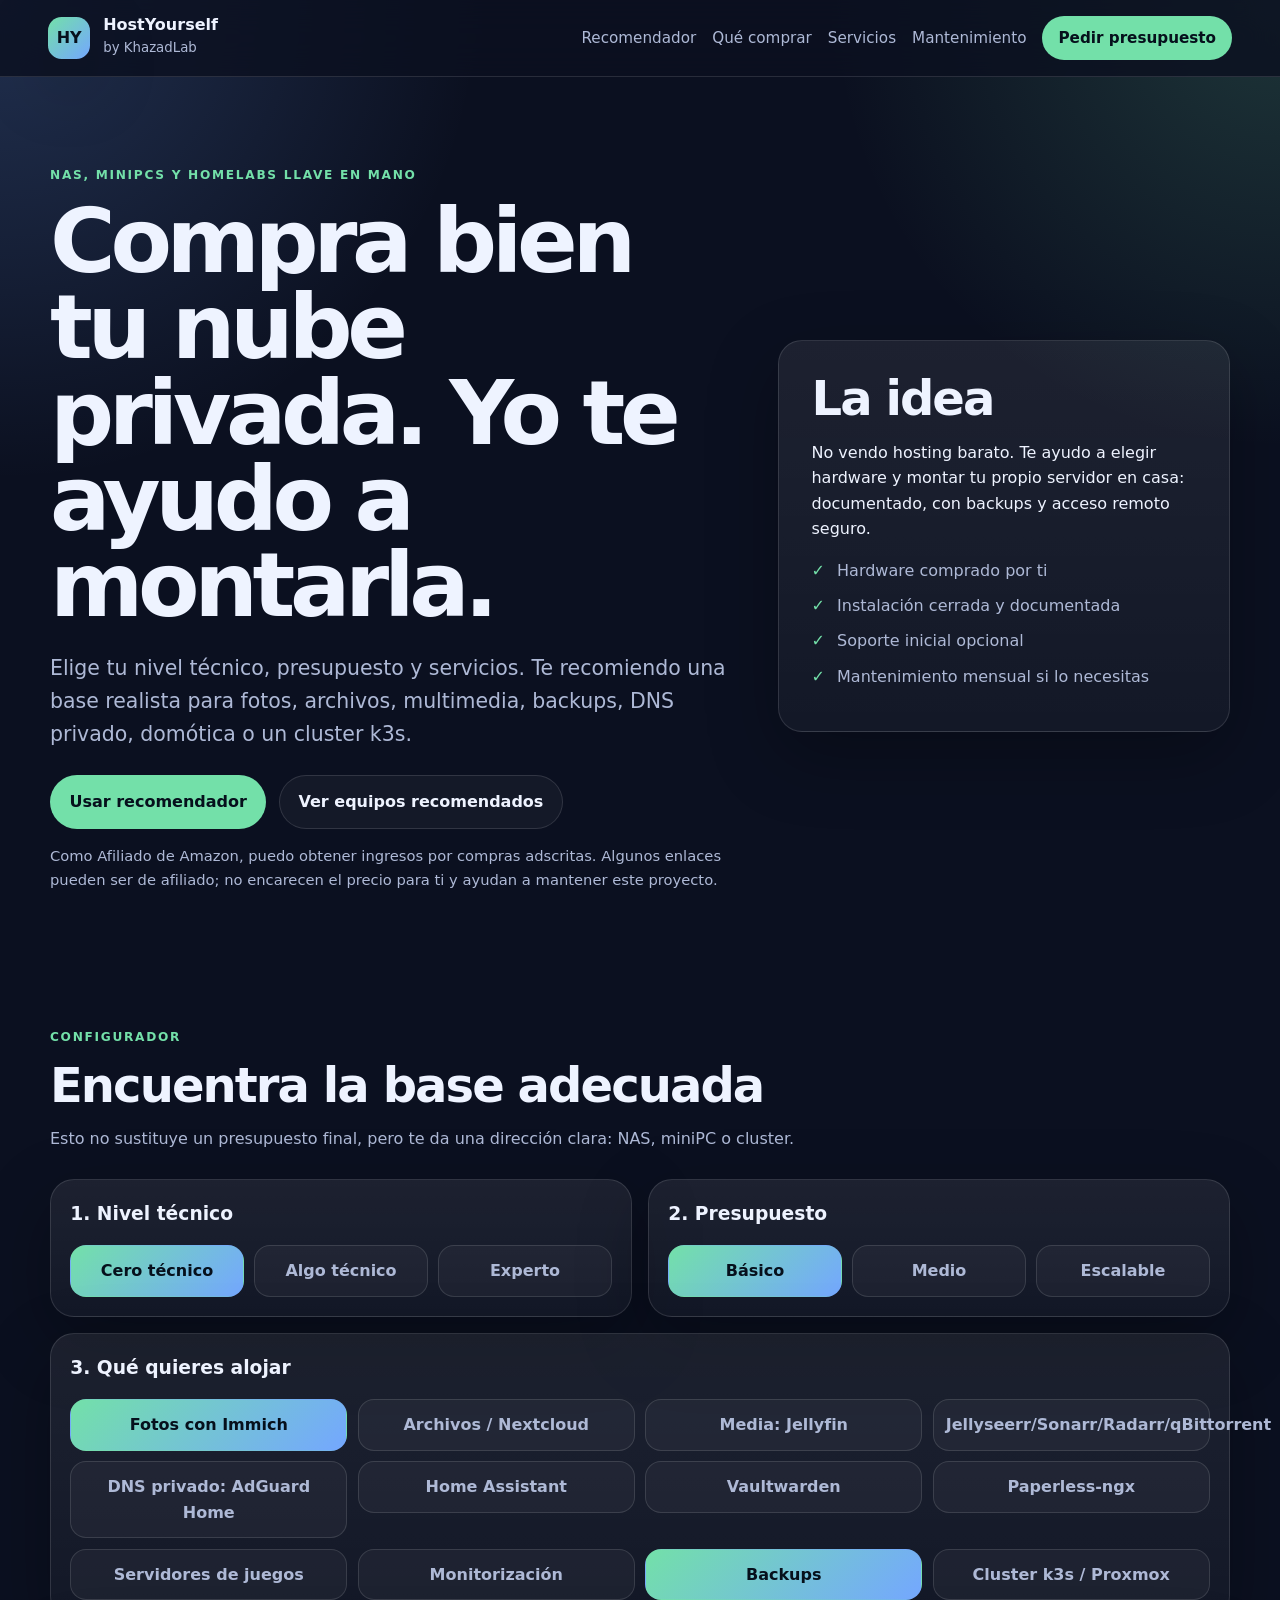
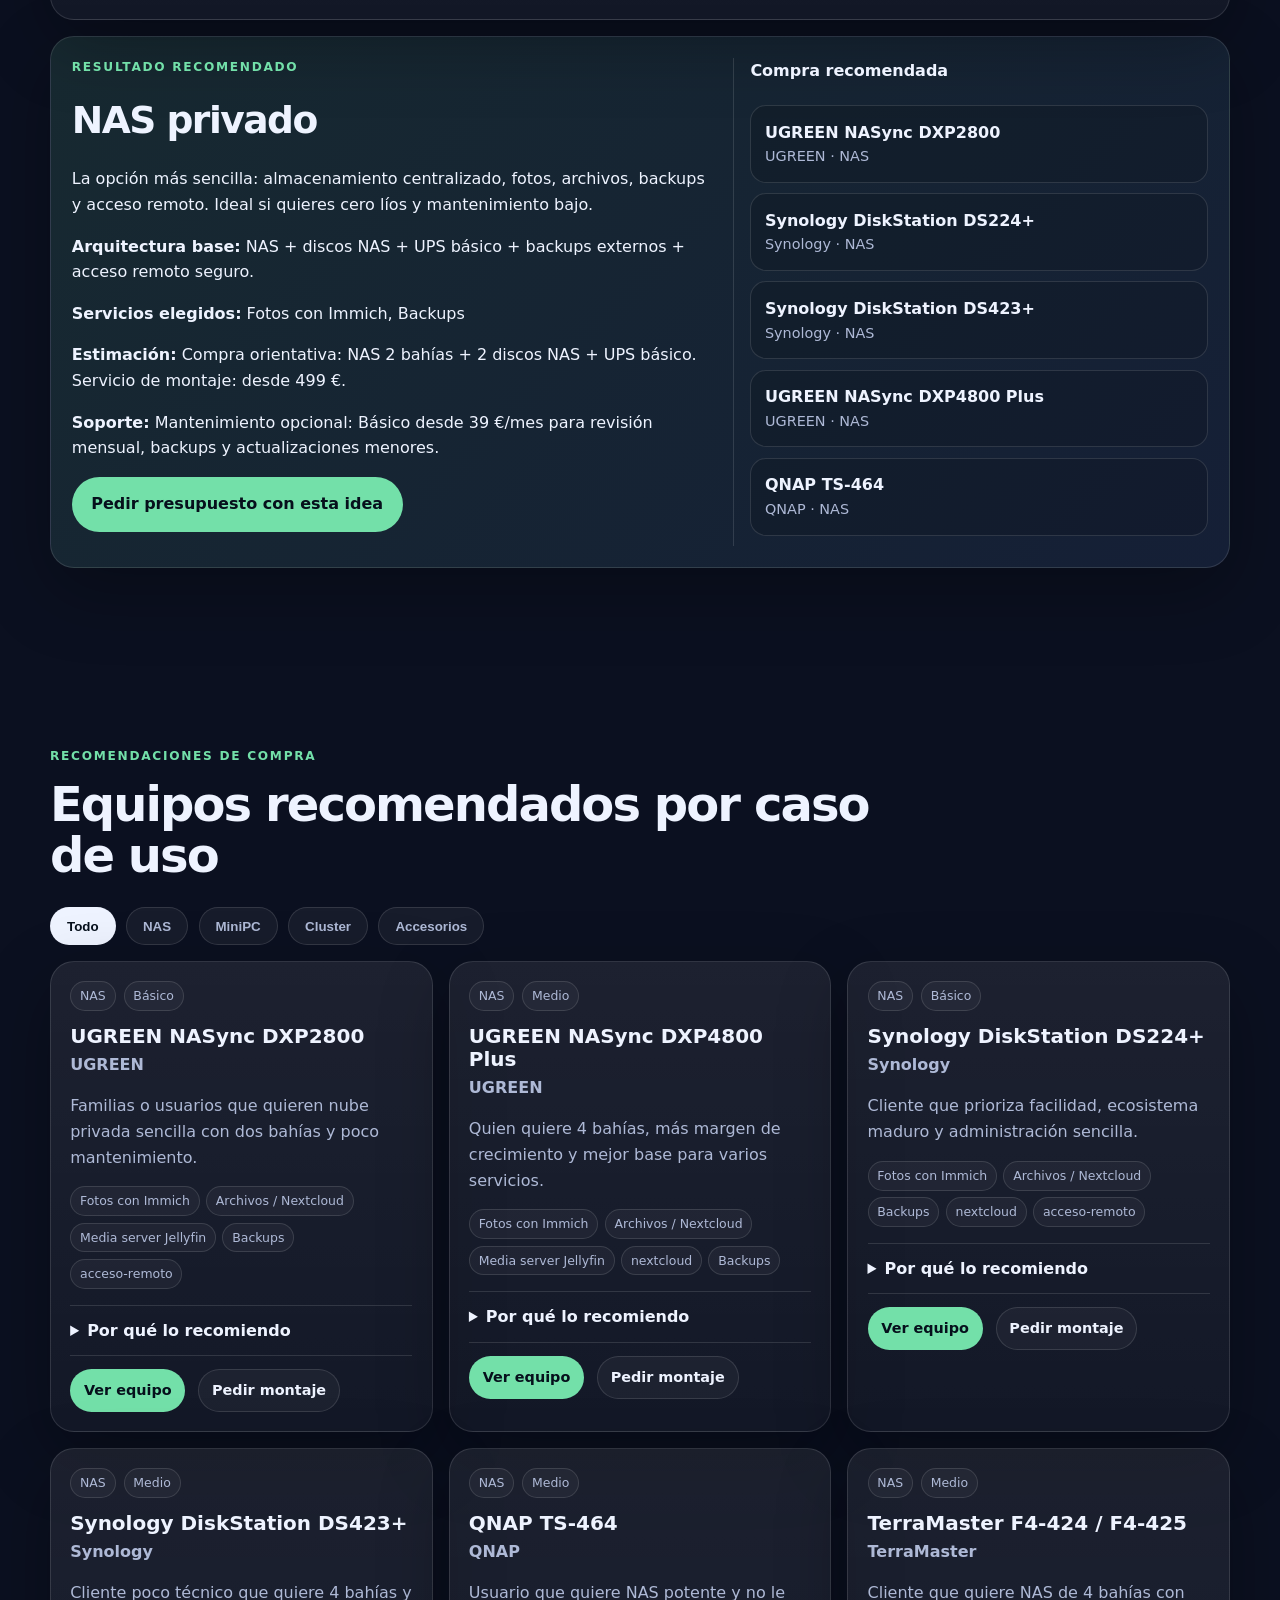
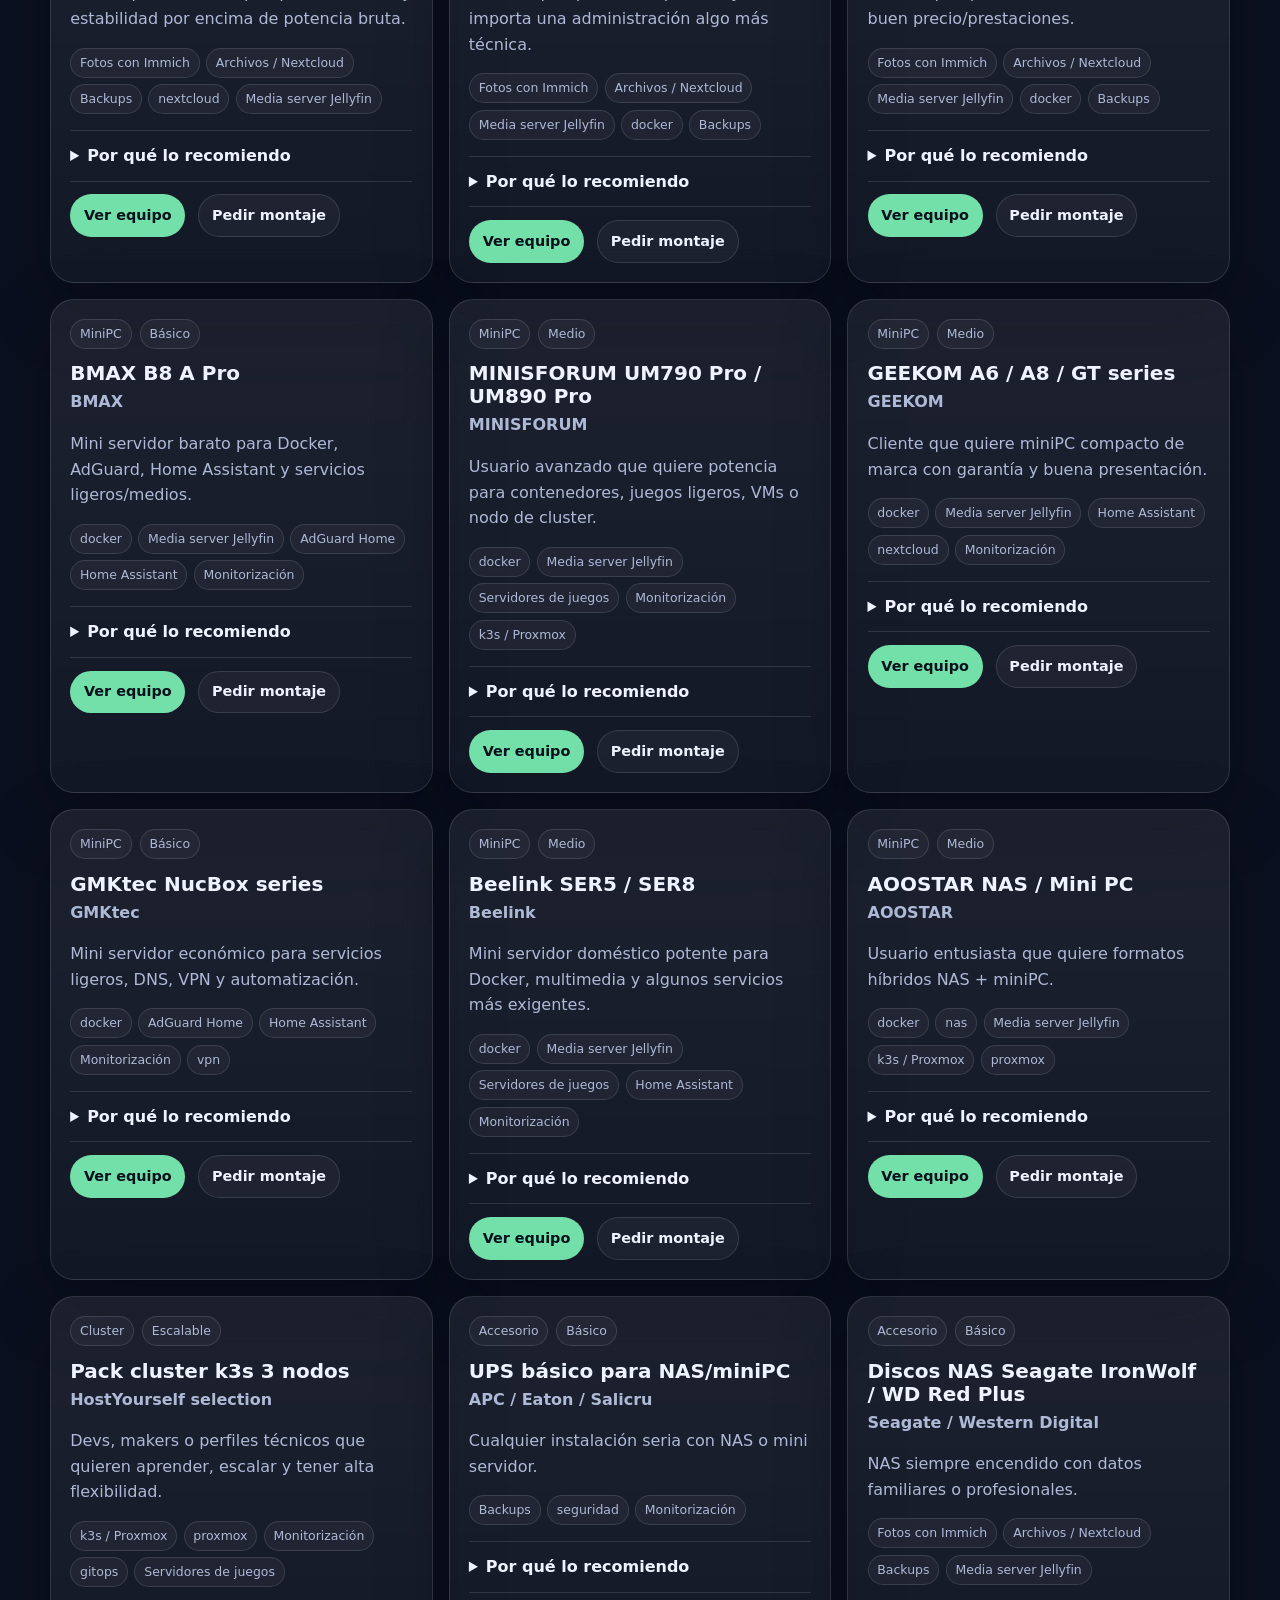
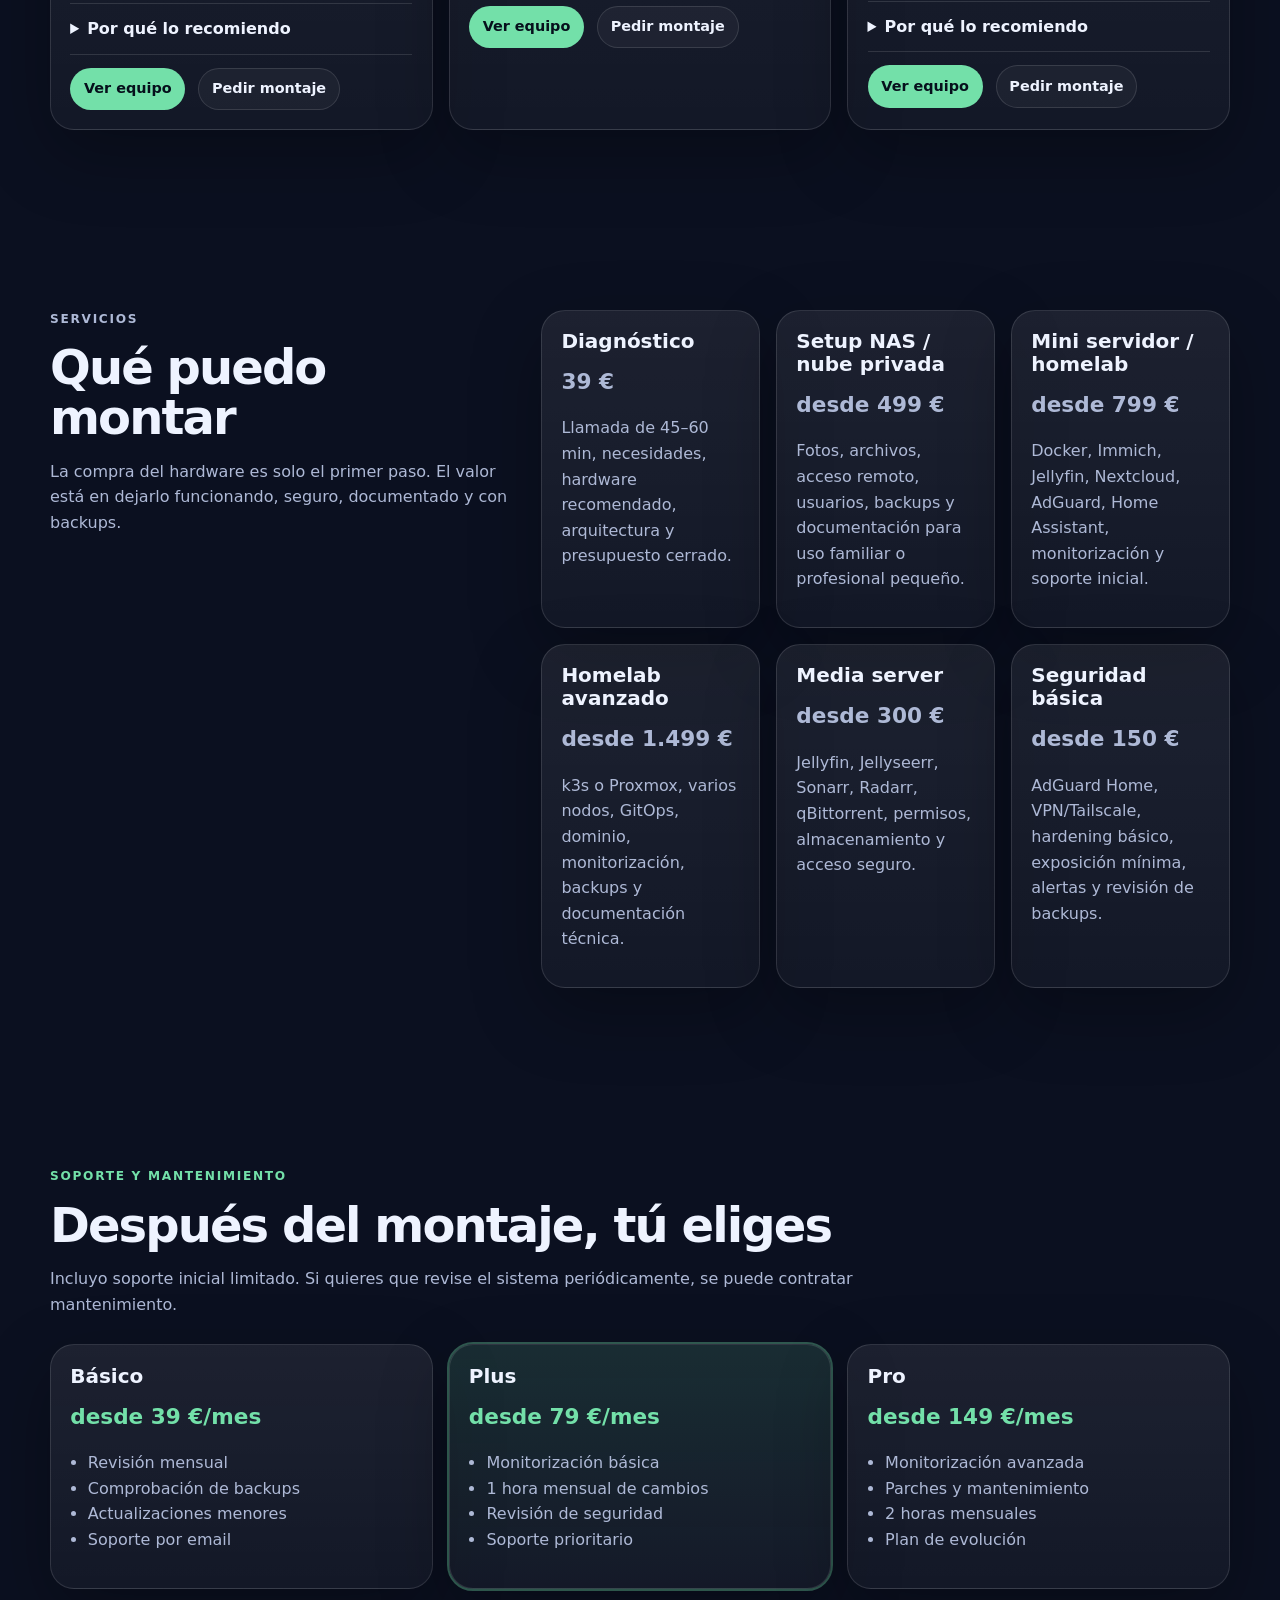
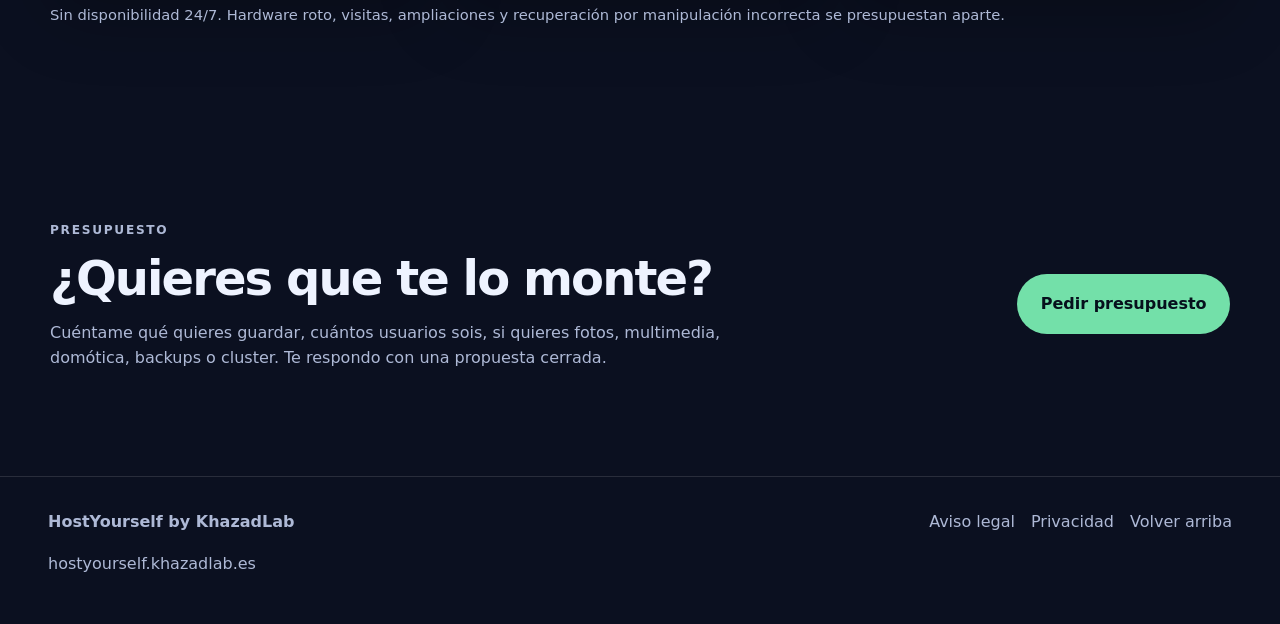
<file: site/index.html>
<!doctype html>
<html lang="es">
<head>
  <meta charset="utf-8" />
  <meta name="viewport" content="width=device-width, initial-scale=1" />
  <title>HostYourself | Compra bien tu NAS, miniPC o homelab</title>
  <meta name="description" content="Recomendaciones de compra para montar tu nube privada en casa: NAS, miniPC, k3s, Immich, Jellyfin, Nextcloud, AdGuard Home y Home Assistant." />
  <meta name="robots" content="index,follow" />
  <link rel="canonical" href="https://hostyourself.khazadlab.es/" />
  <link rel="stylesheet" href="styles.css" />
</head>
<body>
  <header class="site-header">
    <a class="brand" href="#top" aria-label="HostYourself inicio">
      <span class="brand-mark">HY</span>
      <span>
        <strong>HostYourself</strong>
        <small>by KhazadLab</small>
      </span>
    </a>
    <nav class="nav">
      <a href="#recomendador">Recomendador</a>
      <a href="#comprar">Qué comprar</a>
      <a href="#servicios">Servicios</a>
      <a href="#mantenimiento">Mantenimiento</a>
      <a class="nav-cta" href="#contacto">Pedir presupuesto</a>
    </nav>
  </header>

  <main id="top">
    <section class="hero section">
      <div class="hero-copy">
        <p class="eyebrow">NAS, miniPCs y homelabs llave en mano</p>
        <h1>Compra bien tu nube privada. Yo te ayudo a montarla.</h1>
        <p class="hero-text">Elige tu nivel técnico, presupuesto y servicios. Te recomiendo una base realista para fotos, archivos, multimedia, backups, DNS privado, domótica o un cluster k3s.</p>
        <div class="hero-actions">
          <a class="button primary" href="#recomendador">Usar recomendador</a>
          <a class="button ghost" href="#comprar">Ver equipos recomendados</a>
        </div>
        <p class="affiliate-note" id="affiliate-disclosure">Algunos enlaces pueden ser de afiliado. No encarecen el precio para ti y ayudan a mantener el proyecto. Solo recomiendo equipos que usaría para ese caso.</p>
      </div>
      <aside class="hero-card">
        <h2>La idea</h2>
        <p>No vendo hosting barato. Te ayudo a elegir hardware y montar tu propio servidor en casa: documentado, con backups y acceso remoto seguro.</p>
        <ul class="check-list">
          <li>Hardware comprado por ti</li>
          <li>Instalación cerrada y documentada</li>
          <li>Soporte inicial opcional</li>
          <li>Mantenimiento mensual si lo necesitas</li>
        </ul>
      </aside>
    </section>

    <section class="section compact" id="recomendador">
      <div class="section-heading">
        <p class="eyebrow">Configurador</p>
        <h2>Encuentra la base adecuada</h2>
        <p>Esto no sustituye un presupuesto final, pero te da una dirección clara: NAS, miniPC o cluster.</p>
      </div>

      <div class="wizard">
        <div class="panel">
          <h3>1. Nivel técnico</h3>
          <div class="segmented" role="group" aria-label="Nivel técnico">
            <label><input type="radio" name="level" value="cero-tecnico" checked> <span>Cero técnico</span></label>
            <label><input type="radio" name="level" value="algo-tecnico"> <span>Algo técnico</span></label>
            <label><input type="radio" name="level" value="experto"> <span>Experto</span></label>
          </div>
        </div>

        <div class="panel">
          <h3>2. Presupuesto</h3>
          <div class="segmented" role="group" aria-label="Presupuesto">
            <label><input type="radio" name="budget" value="basico" checked> <span>Básico</span></label>
            <label><input type="radio" name="budget" value="medio"> <span>Medio</span></label>
            <label><input type="radio" name="budget" value="escalable"> <span>Escalable</span></label>
          </div>
        </div>

        <div class="panel wide">
          <h3>3. Qué quieres alojar</h3>
          <div class="service-grid" id="service-picker">
            <label><input type="checkbox" value="fotos" checked> <span>Fotos con Immich</span></label>
            <label><input type="checkbox" value="archivos"> <span>Archivos / Nextcloud</span></label>
            <label><input type="checkbox" value="jellyfin"> <span>Media: Jellyfin</span></label>
            <label><input type="checkbox" value="arr-stack"> <span>Jellyseerr/Sonarr/Radarr/qBittorrent</span></label>
            <label><input type="checkbox" value="adguard"> <span>DNS privado: AdGuard Home</span></label>
            <label><input type="checkbox" value="homeassistant"> <span>Home Assistant</span></label>
            <label><input type="checkbox" value="vaultwarden"> <span>Vaultwarden</span></label>
            <label><input type="checkbox" value="paperless"> <span>Paperless-ngx</span></label>
            <label><input type="checkbox" value="servidores-juegos"> <span>Servidores de juegos</span></label>
            <label><input type="checkbox" value="monitorizacion"> <span>Monitorización</span></label>
            <label><input type="checkbox" value="backups" checked> <span>Backups</span></label>
            <label><input type="checkbox" value="k3s"> <span>Cluster k3s / Proxmox</span></label>
          </div>
        </div>
      </div>

      <div class="result-card" id="recommendation-result" aria-live="polite"></div>
    </section>

    <section class="section" id="comprar">
      <div class="section-heading">
        <p class="eyebrow">Recomendaciones de compra</p>
        <h2>Equipos recomendados por caso de uso</h2>
        <!-- <p>Los enlaces están centralizados en <code>site/data/products.json</code> y <code>site/data/affiliate-links.json</code>. Cambias el link ahí y se actualiza toda la web.</p> -->
      </div>

      <div class="filters" aria-label="Filtros de productos">
        <button class="filter active" data-filter="all">Todo</button>
        <button class="filter" data-filter="nas">NAS</button>
        <button class="filter" data-filter="minipc">MiniPC</button>
        <button class="filter" data-filter="cluster">Cluster</button>
        <button class="filter" data-filter="accessory">Accesorios</button>
      </div>

      <div class="product-grid" id="product-grid"></div>
    </section>

    <section class="section split" id="servicios">
      <div>
        <p class="eyebrow">Servicios</p>
        <h2>Qué puedo montar</h2>
        <p>La compra del hardware es solo el primer paso. El valor está en dejarlo funcionando, seguro, documentado y con backups.</p>
      </div>
      <div class="cards three">
        <article class="service-card">
          <h3>Diagnóstico</h3>
          <p class="price">39 €</p>
          <p>Llamada de 45–60 min, necesidades, hardware recomendado, arquitectura y presupuesto cerrado.</p>
        </article>
        <article class="service-card">
          <h3>Setup NAS / nube privada</h3>
          <p class="price">desde 499 €</p>
          <p>Fotos, archivos, acceso remoto, usuarios, backups y documentación para uso familiar o profesional pequeño.</p>
        </article>
        <article class="service-card">
          <h3>Mini servidor / homelab</h3>
          <p class="price">desde 799 €</p>
          <p>Docker, Immich, Jellyfin, Nextcloud, AdGuard, Home Assistant, monitorización y soporte inicial.</p>
        </article>
        <article class="service-card">
          <h3>Homelab avanzado</h3>
          <p class="price">desde 1.499 €</p>
          <p>k3s o Proxmox, varios nodos, GitOps, dominio, monitorización, backups y documentación técnica.</p>
        </article>
        <article class="service-card">
          <h3>Media server</h3>
          <p class="price">desde 300 €</p>
          <p>Jellyfin, Jellyseerr, Sonarr, Radarr, qBittorrent, permisos, almacenamiento y acceso seguro.</p>
        </article>
        <article class="service-card">
          <h3>Seguridad básica</h3>
          <p class="price">desde 150 €</p>
          <p>AdGuard Home, VPN/Tailscale, hardening básico, exposición mínima, alertas y revisión de backups.</p>
        </article>
      </div>
    </section>

    <section class="section" id="mantenimiento">
      <div class="section-heading">
        <p class="eyebrow">Soporte y mantenimiento</p>
        <h2>Después del montaje, tú eliges</h2>
        <p>Incluyo soporte inicial limitado. Si quieres que revise el sistema periódicamente, se puede contratar mantenimiento.</p>
      </div>
      <div class="pricing-grid">
        <article class="pricing-card">
          <h3>Básico</h3>
          <p class="price">desde 39 €/mes</p>
          <ul>
            <li>Revisión mensual</li>
            <li>Comprobación de backups</li>
            <li>Actualizaciones menores</li>
            <li>Soporte por email</li>
          </ul>
        </article>
        <article class="pricing-card featured">
          <h3>Plus</h3>
          <p class="price">desde 79 €/mes</p>
          <ul>
            <li>Monitorización básica</li>
            <li>1 hora mensual de cambios</li>
            <li>Revisión de seguridad</li>
            <li>Soporte prioritario</li>
          </ul>
        </article>
        <article class="pricing-card">
          <h3>Pro</h3>
          <p class="price">desde 149 €/mes</p>
          <ul>
            <li>Monitorización avanzada</li>
            <li>Parches y mantenimiento</li>
            <li>2 horas mensuales</li>
            <li>Plan de evolución</li>
          </ul>
        </article>
      </div>
      <p class="small-print">Sin disponibilidad 24/7. Hardware roto, visitas, ampliaciones y recuperación por manipulación incorrecta se presupuestan aparte.</p>
    </section>

    <!-- <section class="section split muted" id="gestion">
      <div>
        <p class="eyebrow">Gestión sencilla</p>
        <h2>Cambia enlaces sin tocar la web</h2>
      </div>
      <div class="howto">
        <ol>
          <li>Edita <code>site/data/products.json</code> para cambiar productos, textos o URLs.</li>
          <li>Edita <code>site/data/affiliate-links.json</code> para cambiar tu Store ID de Amazon, Awin u otras redes.</li>
          <li>Haz commit en GitHub.</li>
          <li>Lanza la Action manual de release o deja que Flux despliegue el cambio.</li>
        </ol>
        <p>La web añade automáticamente <code>tag=andreto12-21</code> a enlaces de Amazon.es y construye enlaces UGREEN con tu link de Awin.</p>
      </div>
    </section> -->

    <section class="section contact" id="contacto">
      <div>
        <p class="eyebrow">Presupuesto</p>
        <h2>¿Quieres que te lo monte?</h2>
        <p>Cuéntame qué quieres guardar, cuántos usuarios sois, si quieres fotos, multimedia, domótica, backups o cluster. Te respondo con una propuesta cerrada.</p>
      </div>
      <a class="button primary large" id="contact-button" href="mailto:andres.cardosoc12@gmail.com?subject=Presupuesto%20HostYourself&body=Hola%2C%20quiero%20un%20presupuesto%20para%20montar%20mi%20nube%20privada%2Fhomelab.%0A%0ANivel%20t%C3%A9cnico%3A%0APresupuesto%3A%0AServicios%20que%20quiero%3A%0AHardware%20que%20ya%20tengo%3A%0AComentarios%3A">Pedir presupuesto</a>
    </section>
  </main>

  <footer class="site-footer">
    <div>
      <strong>HostYourself by KhazadLab</strong>
      <p>hostyourself.khazadlab.es</p>
    </div>
    <div class="footer-links">
      <a href="aviso-legal.html">Aviso legal</a>
      <a href="privacidad.html">Privacidad</a>
      <a href="#top">Volver arriba</a>
    </div>
  </footer>

  <script src="app.js" defer></script>
</body>
</html>
</file>
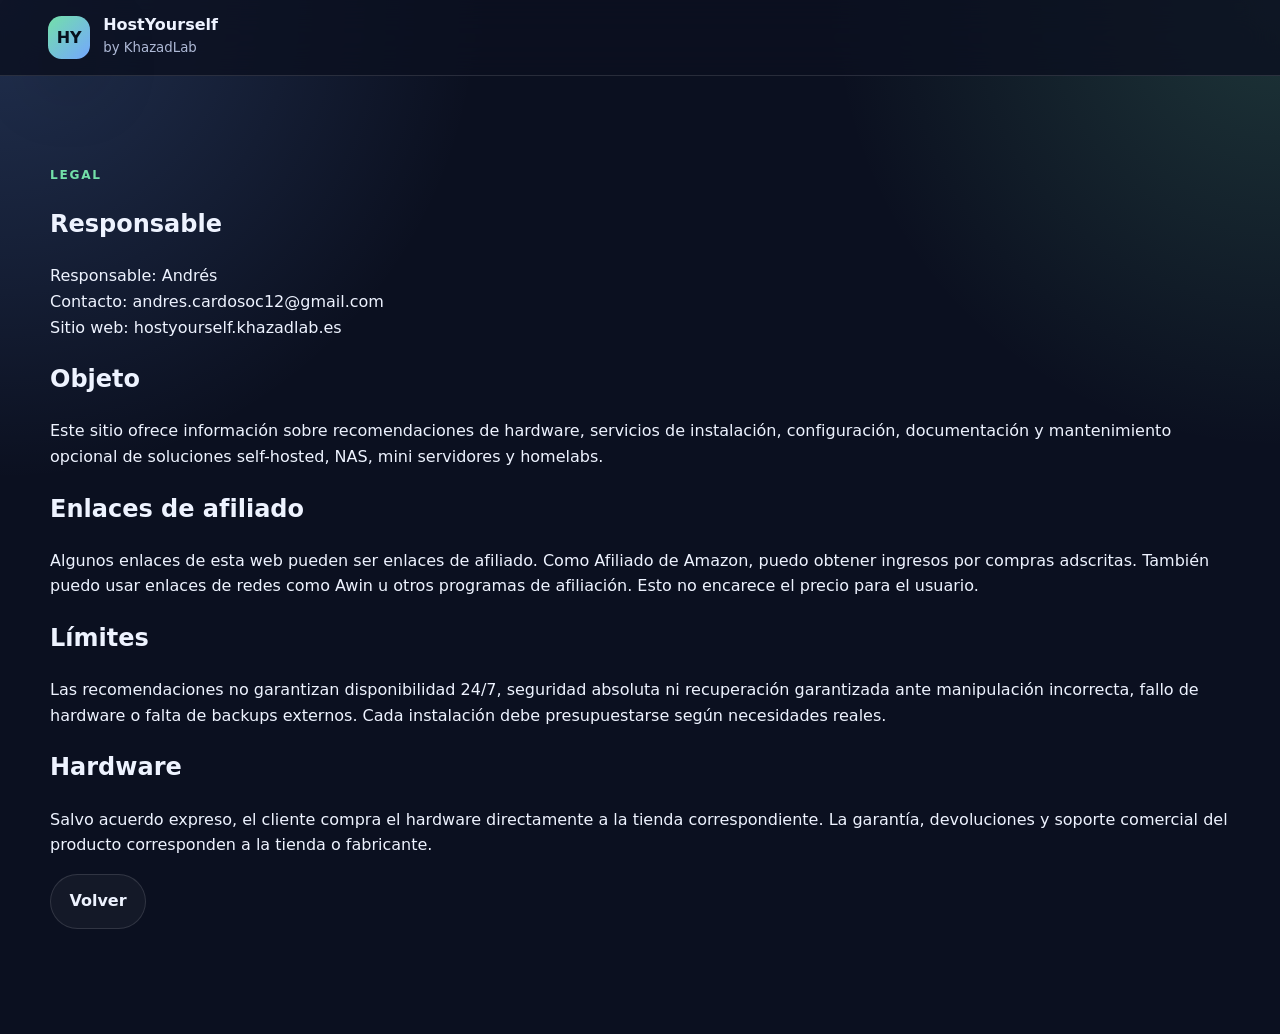
<file: site/aviso-legal.html>
<!doctype html>
<html lang="es">
<head>
  <meta charset="utf-8" />
  <meta name="viewport" content="width=device-width, initial-scale=1" />
  <title>Aviso legal | HostYourself</title>
  <link rel="stylesheet" href="styles.css" />
</head>
<body>
  <header class="site-header">
    <a class="brand" href="/">
      <span class="brand-mark">HY</span>
      <span><strong>HostYourself</strong><small>by KhazadLab</small></span>
    </a>
  </header>
  <main class="section">
    <p class="eyebrow">Legal</p>

    <h2>Responsable</h2>
    <p>Responsable: Andrés <br>Contacto: andres.cardosoc12@gmail.com<br>Sitio web: hostyourself.khazadlab.es</p>

    <h2>Objeto</h2>
    <p>Este sitio ofrece información sobre recomendaciones de hardware, servicios de instalación, configuración, documentación y mantenimiento opcional de soluciones self-hosted, NAS, mini servidores y homelabs.</p>

    <h2>Enlaces de afiliado</h2>
    <p>Algunos enlaces de esta web pueden ser enlaces de afiliado. Como Afiliado de Amazon, puedo obtener ingresos por compras adscritas. También puedo usar enlaces de redes como Awin u otros programas de afiliación. Esto no encarece el precio para el usuario.</p>

    <h2>Límites</h2>
    <p>Las recomendaciones no garantizan disponibilidad 24/7, seguridad absoluta ni recuperación garantizada ante manipulación incorrecta, fallo de hardware o falta de backups externos. Cada instalación debe presupuestarse según necesidades reales.</p>

    <h2>Hardware</h2>
    <p>Salvo acuerdo expreso, el cliente compra el hardware directamente a la tienda correspondiente. La garantía, devoluciones y soporte comercial del producto corresponden a la tienda o fabricante.</p>

    <p><a class="button ghost" href="/">Volver</a></p>
  </main>
</body>
</html>
</file>
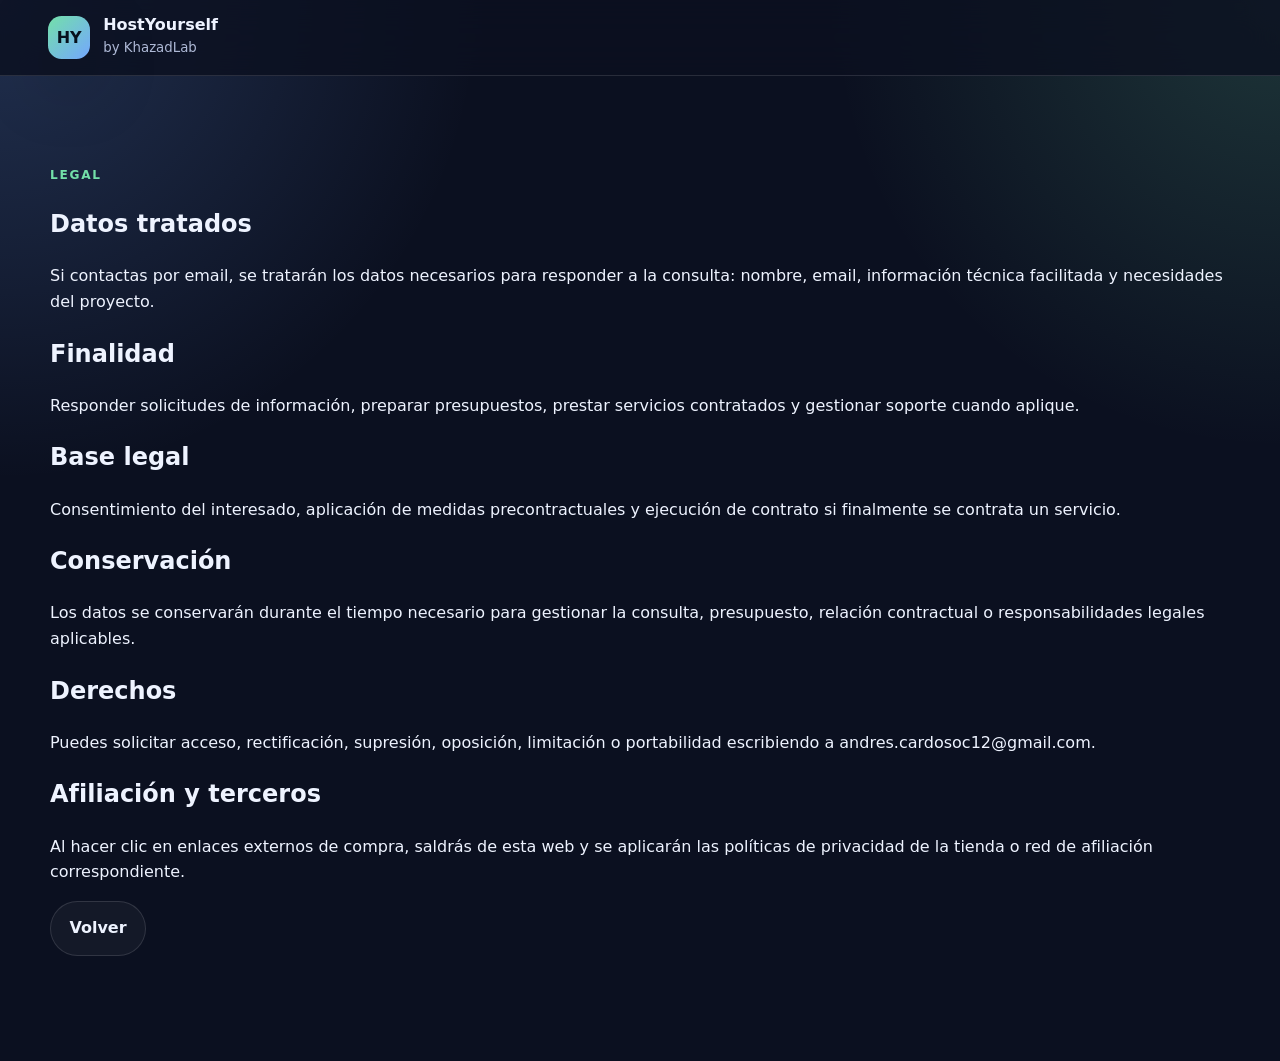
<file: site/privacidad.html>
<!doctype html>
<html lang="es">
<head>
  <meta charset="utf-8" />
  <meta name="viewport" content="width=device-width, initial-scale=1" />
  <title>Privacidad | HostYourself</title>
  <link rel="stylesheet" href="styles.css" />
</head>
<body>
  <header class="site-header">
    <a class="brand" href="/">
      <span class="brand-mark">HY</span>
      <span><strong>HostYourself</strong><small>by KhazadLab</small></span>
    </a>
  </header>
  <main class="section">
    <p class="eyebrow">Legal</p>

    <h2>Datos tratados</h2>
    <p>Si contactas por email, se tratarán los datos necesarios para responder a la consulta: nombre, email, información técnica facilitada y necesidades del proyecto.</p>

    <h2>Finalidad</h2>
    <p>Responder solicitudes de información, preparar presupuestos, prestar servicios contratados y gestionar soporte cuando aplique.</p>

    <h2>Base legal</h2>
    <p>Consentimiento del interesado, aplicación de medidas precontractuales y ejecución de contrato si finalmente se contrata un servicio.</p>

    <h2>Conservación</h2>
    <p>Los datos se conservarán durante el tiempo necesario para gestionar la consulta, presupuesto, relación contractual o responsabilidades legales aplicables.</p>

    <h2>Derechos</h2>
    <p>Puedes solicitar acceso, rectificación, supresión, oposición, limitación o portabilidad escribiendo a andres.cardosoc12@gmail.com.</p>

    <h2>Afiliación y terceros</h2>
    <p>Al hacer clic en enlaces externos de compra, saldrás de esta web y se aplicarán las políticas de privacidad de la tienda o red de afiliación correspondiente.</p>

    <p><a class="button ghost" href="/">Volver</a></p>
  </main>
</body>
</html>
</file>
<file: site/styles.css>
:root {
  --bg: #0b1020;
  --bg-soft: #111936;
  --panel: #151f3f;
  --panel-2: #0f1730;
  --text: #eef3ff;
  --muted: #aeb9d6;
  --line: rgba(255, 255, 255, 0.12);
  --accent: #73e0a9;
  --accent-2: #74a7ff;
  --danger: #ffcc70;
  --shadow: 0 24px 70px rgba(0, 0, 0, 0.28);
  --radius: 24px;
  --max: 1180px;
}

* { box-sizing: border-box; }
html { scroll-behavior: smooth; }
body {
  margin: 0;
  font-family: Inter, ui-sans-serif, system-ui, -apple-system, BlinkMacSystemFont, "Segoe UI", sans-serif;
  background:
    radial-gradient(circle at top left, rgba(116, 167, 255, 0.22), transparent 30rem),
    radial-gradient(circle at top right, rgba(115, 224, 169, 0.18), transparent 28rem),
    var(--bg);
  color: var(--text);
  line-height: 1.6;
}

a { color: inherit; text-decoration: none; }
code {
  padding: 0.12rem 0.35rem;
  border: 1px solid var(--line);
  border-radius: 0.5rem;
  background: rgba(255,255,255,0.06);
  color: var(--accent);
}

.site-header {
  position: sticky;
  top: 0;
  z-index: 20;
  display: flex;
  align-items: center;
  justify-content: space-between;
  gap: 1.5rem;
  padding: 1rem clamp(1rem, 4vw, 3rem);
  border-bottom: 1px solid var(--line);
  background: rgba(11, 16, 32, 0.82);
  backdrop-filter: blur(18px);
}

.brand {
  display: inline-flex;
  align-items: center;
  gap: 0.8rem;
  min-width: max-content;
}
.brand-mark {
  display: grid;
  place-items: center;
  width: 2.65rem;
  height: 2.65rem;
  border-radius: 0.85rem;
  background: linear-gradient(135deg, var(--accent), var(--accent-2));
  color: #06101c;
  font-weight: 900;
  box-shadow: var(--shadow);
}
.brand strong { display: block; line-height: 1.1; }
.brand small { color: var(--muted); }

.nav {
  display: flex;
  align-items: center;
  gap: 1rem;
  font-size: 0.95rem;
  color: var(--muted);
}
.nav a:hover { color: var(--text); }
.nav-cta {
  color: #06101c !important;
  background: var(--accent);
  border-radius: 999px;
  padding: 0.6rem 1rem;
  font-weight: 800;
}

.section {
  width: min(var(--max), calc(100% - 2rem));
  margin: 0 auto;
  padding: clamp(3rem, 7vw, 6rem) 0;
}
.section.compact { padding-top: 2rem; }
.hero {
  display: grid;
  grid-template-columns: minmax(0, 1.2fr) minmax(280px, 0.8fr);
  gap: clamp(1.5rem, 4vw, 4rem);
  align-items: center;
  min-height: calc(100vh - 5rem);
}
.hero-copy h1 {
  margin: 0;
  max-width: 850px;
  font-size: clamp(2.5rem, 7vw, 5.6rem);
  line-height: 0.96;
  letter-spacing: -0.06em;
}
.hero-text {
  max-width: 740px;
  color: var(--muted);
  font-size: clamp(1.05rem, 2vw, 1.28rem);
  margin: 1.5rem 0;
}
.eyebrow {
  margin: 0 0 0.8rem;
  color: var(--accent);
  font-weight: 850;
  text-transform: uppercase;
  letter-spacing: 0.14em;
  font-size: 0.76rem;
}
.hero-actions,
.card-actions {
  display: flex;
  flex-wrap: wrap;
  gap: 0.8rem;
  align-items: center;
}
.button {
  display: inline-flex;
  align-items: center;
  justify-content: center;
  border-radius: 999px;
  border: 1px solid var(--line);
  padding: 0.85rem 1.15rem;
  font-weight: 800;
  transition: transform 0.18s ease, border-color 0.18s ease, background 0.18s ease;
}
.button:hover { transform: translateY(-1px); }
.button.primary { background: var(--accent); color: #06101c; border-color: transparent; }
.button.ghost { background: rgba(255,255,255,0.04); color: var(--text); }
.button.small { padding: 0.55rem 0.8rem; font-size: 0.9rem; }
.button.large { padding: 1rem 1.4rem; }
.affiliate-note,
.small-print {
  color: var(--muted);
  font-size: 0.92rem;
}
.hero-card,
.panel,
.result-card,
.product-card,
.service-card,
.pricing-card,
.howto {
  background: linear-gradient(180deg, rgba(255,255,255,0.075), rgba(255,255,255,0.035));
  border: 1px solid var(--line);
  border-radius: var(--radius);
  box-shadow: var(--shadow);
}
.hero-card {
  padding: clamp(1.3rem, 3vw, 2rem);
}
.hero-card h2,
.section-heading h2,
.split h2,
.contact h2 {
  margin: 0;
  font-size: clamp(1.8rem, 4vw, 3rem);
  line-height: 1.05;
  letter-spacing: -0.04em;
}
.check-list {
  list-style: none;
  padding: 0;
  margin: 1rem 0 0;
}
.check-list li {
  position: relative;
  padding-left: 1.6rem;
  margin: 0.6rem 0;
  color: var(--muted);
}
.check-list li::before {
  content: "✓";
  position: absolute;
  left: 0;
  color: var(--accent);
  font-weight: 900;
}

.section-heading {
  max-width: 820px;
  margin-bottom: 1.7rem;
}
.section-heading p:not(.eyebrow),
.split p,
.contact p { color: var(--muted); }

.wizard {
  display: grid;
  grid-template-columns: 1fr 1fr;
  gap: 1rem;
}
.panel { padding: 1.2rem; }
.panel h3 { margin: 0 0 1rem; }
.panel.wide { grid-column: 1 / -1; }
.segmented {
  display: grid;
  grid-template-columns: repeat(3, minmax(0, 1fr));
  gap: 0.65rem;
}
.segmented label,
.service-grid label {
  display: block;
  cursor: pointer;
}
.segmented input,
.service-grid input { position: absolute; opacity: 0; pointer-events: none; }
.segmented span,
.service-grid span {
  display: grid;
  place-items: center;
  min-height: 3rem;
  border: 1px solid var(--line);
  border-radius: 1rem;
  background: rgba(255,255,255,0.04);
  padding: 0.75rem;
  color: var(--muted);
  text-align: center;
  font-weight: 750;
}
.segmented input:checked + span,
.service-grid input:checked + span {
  color: #06101c;
  background: linear-gradient(135deg, var(--accent), var(--accent-2));
  border-color: transparent;
}
.service-grid {
  display: grid;
  grid-template-columns: repeat(4, minmax(0, 1fr));
  gap: 0.65rem;
}

.result-card {
  margin-top: 1rem;
  padding: 1.3rem;
  display: grid;
  grid-template-columns: minmax(0, 1.15fr) minmax(280px, 0.85fr);
  gap: 1.2rem;
  background: linear-gradient(135deg, rgba(115, 224, 169, 0.12), rgba(116, 167, 255, 0.1));
}
.result-main h3 {
  margin: 0;
  font-size: clamp(1.7rem, 3vw, 2.35rem);
  letter-spacing: -0.04em;
}
.result-products {
  border-left: 1px solid var(--line);
  padding-left: 1rem;
}
.result-products h4 { margin-top: 0; }
.mini-product {
  display: block;
  padding: 0.85rem;
  border: 1px solid var(--line);
  border-radius: 1rem;
  margin-bottom: 0.65rem;
  background: rgba(0,0,0,0.14);
}
.mini-product strong,
.mini-product span { display: block; }
.mini-product span { color: var(--muted); font-size: 0.9rem; }

.filters {
  display: flex;
  flex-wrap: wrap;
  gap: 0.65rem;
  margin-bottom: 1rem;
}
.filter {
  border: 1px solid var(--line);
  color: var(--muted);
  background: rgba(255,255,255,0.05);
  border-radius: 999px;
  padding: 0.65rem 1rem;
  cursor: pointer;
  font-weight: 800;
}
.filter.active {
  background: var(--text);
  color: #06101c;
  border-color: transparent;
}
.product-grid,
.cards.three,
.pricing-grid {
  display: grid;
  grid-template-columns: repeat(3, minmax(0, 1fr));
  gap: 1rem;
}
.product-card,
.service-card,
.pricing-card { padding: 1.2rem; }
.product-meta {
  display: flex;
  gap: 0.5rem;
  flex-wrap: wrap;
  margin-bottom: 0.85rem;
}
.product-meta span,
.tags span {
  display: inline-flex;
  align-items: center;
  border-radius: 999px;
  border: 1px solid var(--line);
  color: var(--muted);
  font-size: 0.78rem;
  padding: 0.25rem 0.55rem;
  background: rgba(255,255,255,0.04);
}
.product-card h3,
.service-card h3,
.pricing-card h3 {
  margin: 0;
  line-height: 1.15;
  font-size: 1.25rem;
}
.brand-name { color: var(--accent); font-weight: 850; margin: 0.25rem 0 0; }
.product-card p,
.service-card p:not(.price),
.pricing-card li { color: var(--muted); }
.tags { display: flex; flex-wrap: wrap; gap: 0.4rem; margin: 1rem 0; }
details {
  border-top: 1px solid var(--line);
  border-bottom: 1px solid var(--line);
  padding: 0.75rem 0;
  margin: 0.8rem 0;
}
summary { cursor: pointer; font-weight: 800; }

.split {
  display: grid;
  grid-template-columns: 0.8fr 1.2fr;
  gap: 2rem;
  align-items: start;
}
.price {
  color: var(--accent);
  font-size: 1.35rem;
  font-weight: 900;
  margin: 0.75rem 0;
}
.pricing-card.featured {
  outline: 2px solid rgba(115, 224, 169, 0.35);
  background: linear-gradient(180deg, rgba(115, 224, 169, 0.14), rgba(255,255,255,0.04));
}
.pricing-card ul { padding-left: 1.1rem; }
.muted {
  width: 100%;
  max-width: none;
  padding-left: max(1rem, calc((100vw - var(--max)) / 2));
  padding-right: max(1rem, calc((100vw - var(--max)) / 2));
  background: rgba(255,255,255,0.035);
  border-top: 1px solid var(--line);
  border-bottom: 1px solid var(--line);
}
.howto { padding: 1.2rem; }
.howto li { margin: 0.65rem 0; color: var(--muted); }
.contact {
  display: flex;
  align-items: center;
  justify-content: space-between;
  gap: 2rem;
}
.contact > div { max-width: 720px; }

.site-footer {
  display: flex;
  justify-content: space-between;
  gap: 1rem;
  padding: 2rem clamp(1rem, 4vw, 3rem);
  border-top: 1px solid var(--line);
  color: var(--muted);
}
.footer-links { display: flex; gap: 1rem; flex-wrap: wrap; }
.footer-links a:hover { color: var(--text); }

@media (max-width: 980px) {
  .nav { display: none; }
  .hero,
  .result-card,
  .split,
  .contact { grid-template-columns: 1fr; }
  .result-products { border-left: 0; border-top: 1px solid var(--line); padding-left: 0; padding-top: 1rem; }
  .service-grid { grid-template-columns: repeat(2, minmax(0, 1fr)); }
  .product-grid,
  .cards.three,
  .pricing-grid { grid-template-columns: repeat(2, minmax(0, 1fr)); }
}

@media (max-width: 650px) {
  .section { width: min(var(--max), calc(100% - 1rem)); }
  .wizard,
  .segmented,
  .service-grid,
  .product-grid,
  .cards.three,
  .pricing-grid { grid-template-columns: 1fr; }
  .site-footer,
  .contact { flex-direction: column; align-items: flex-start; }
  .hero { min-height: auto; padding-top: 3rem; }
}
</file>
